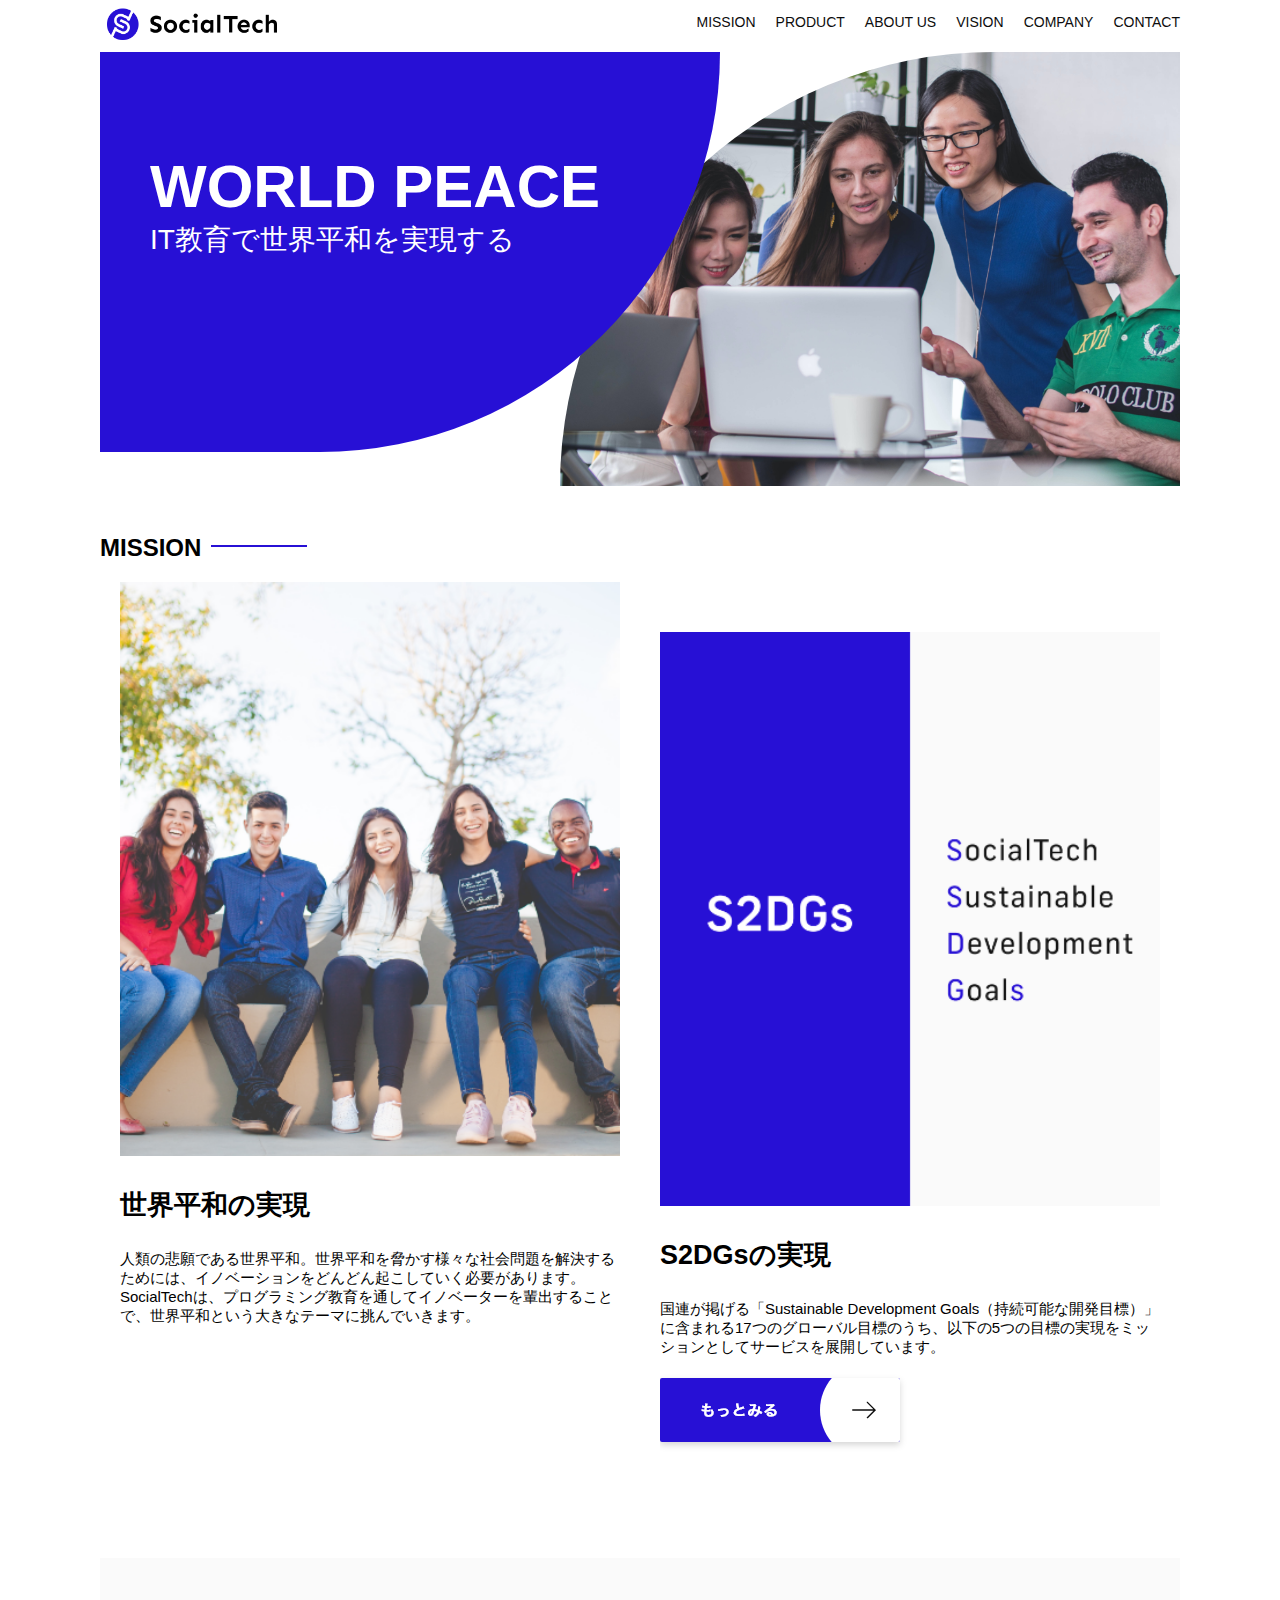
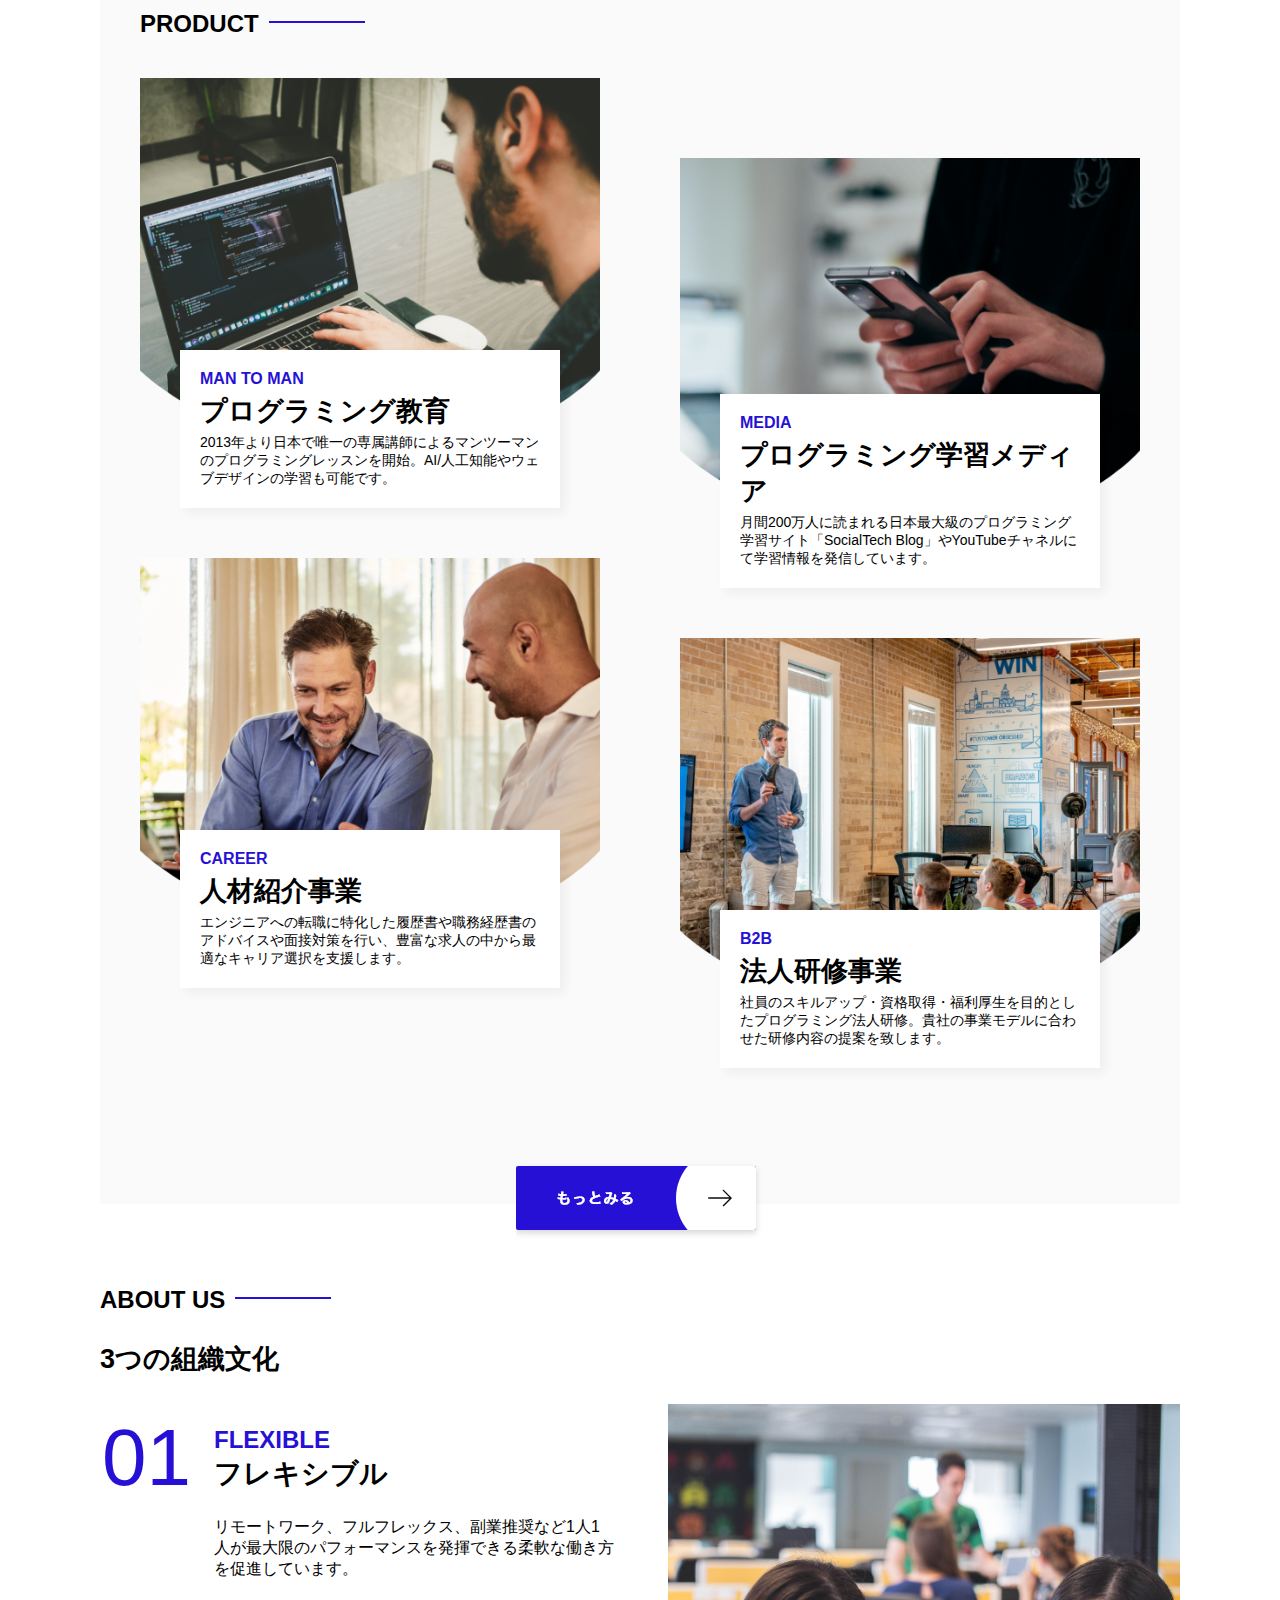
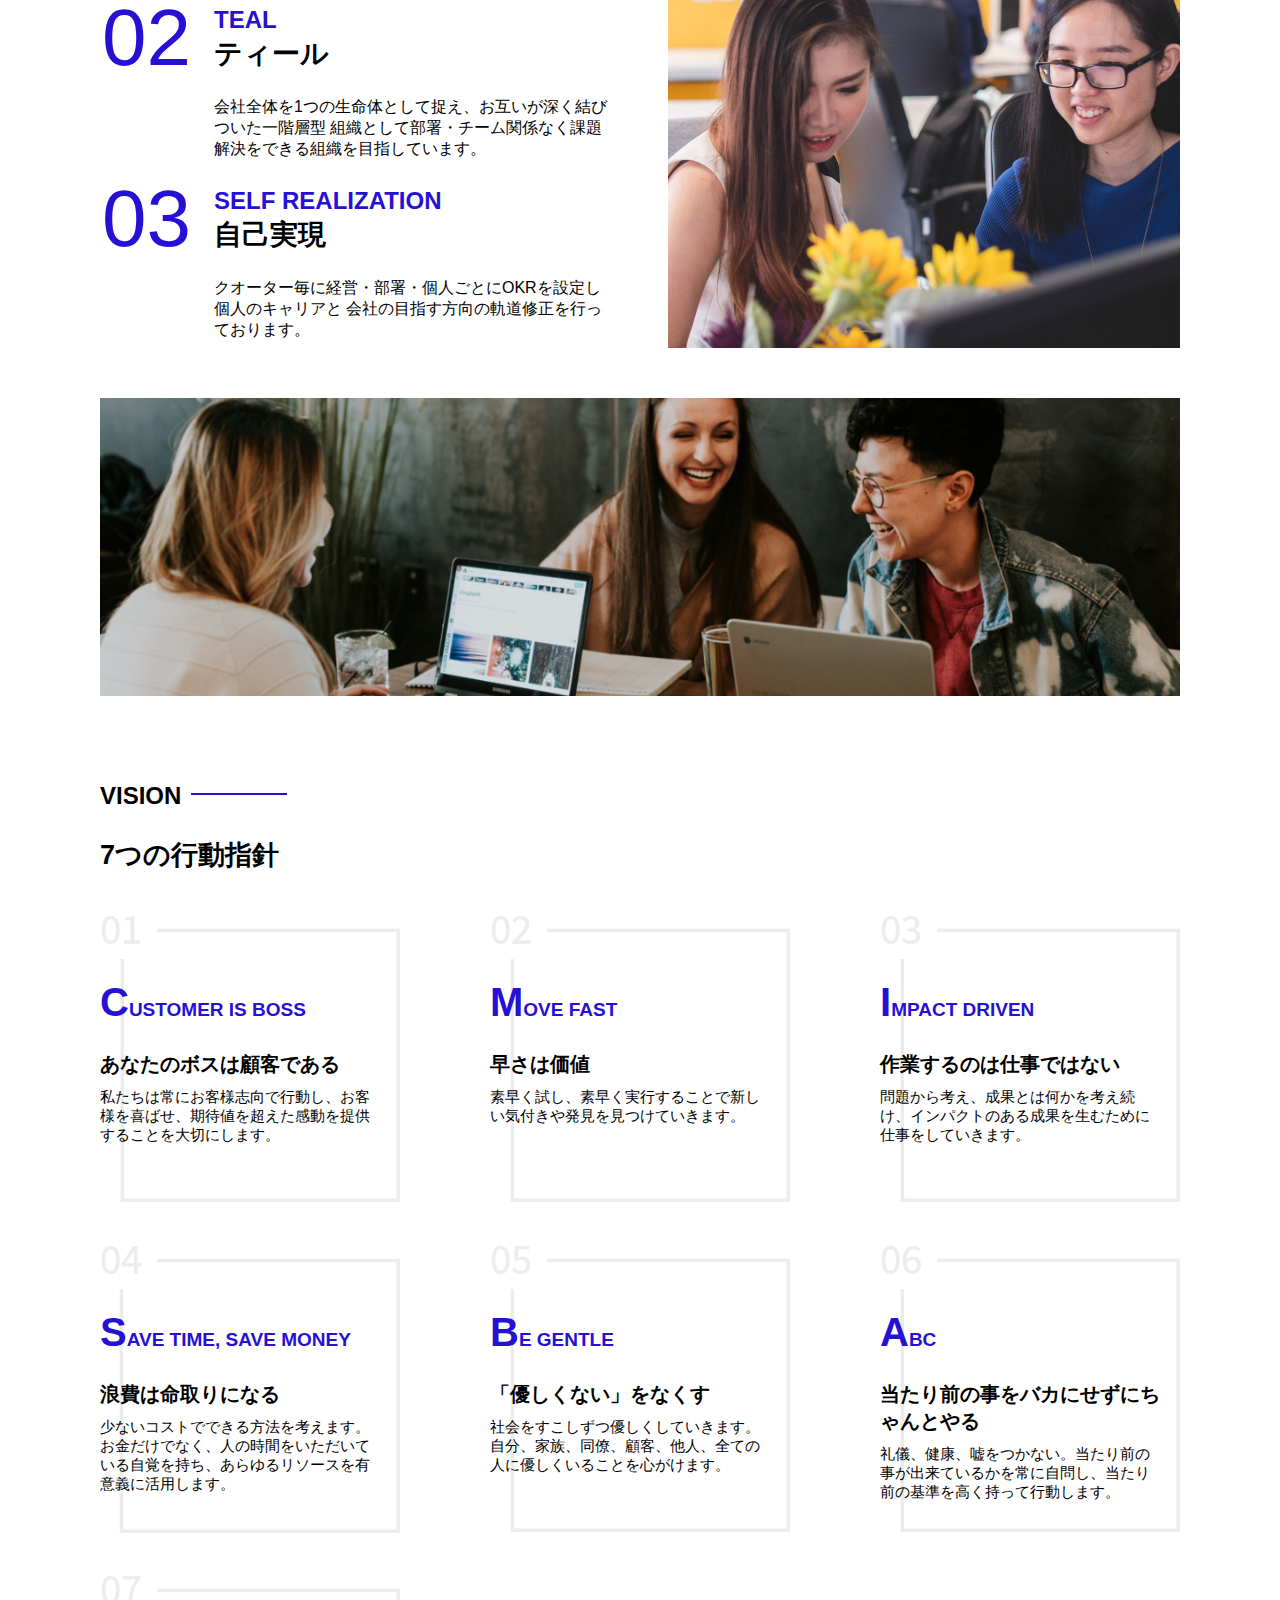
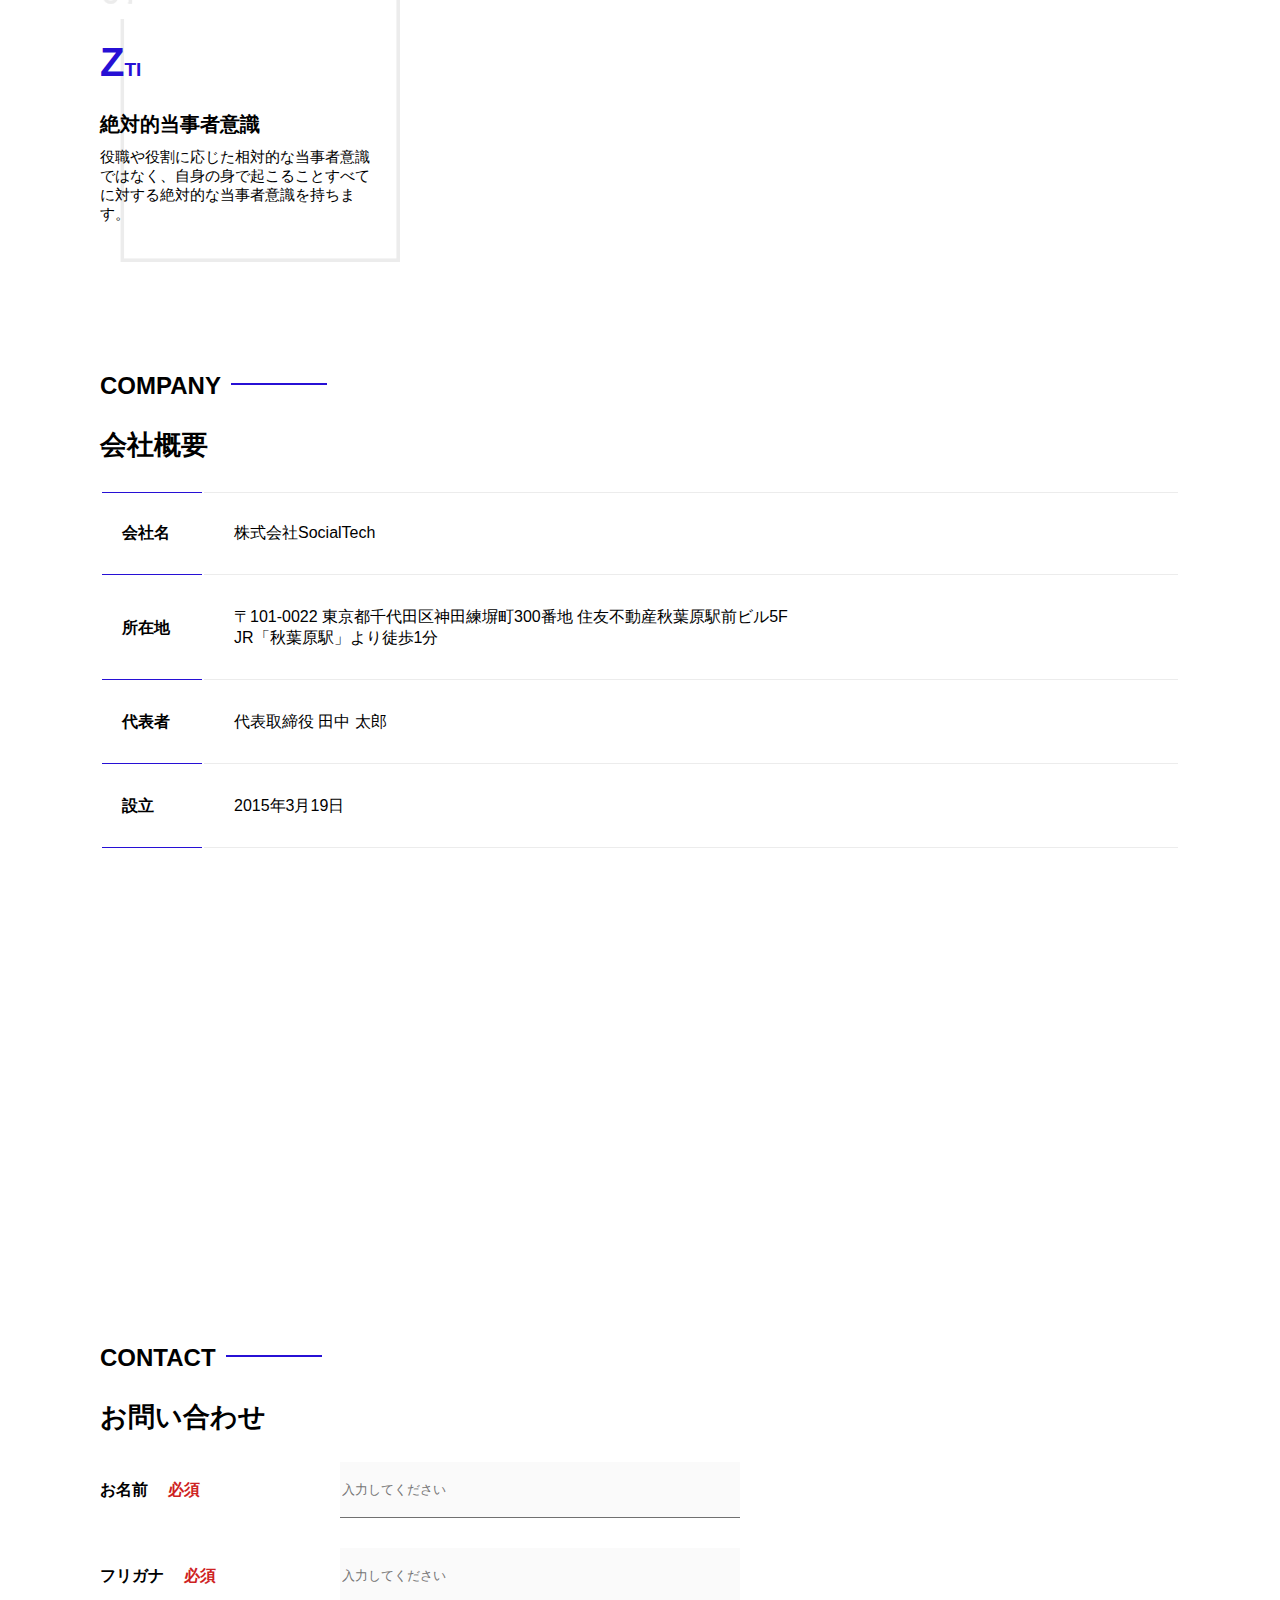
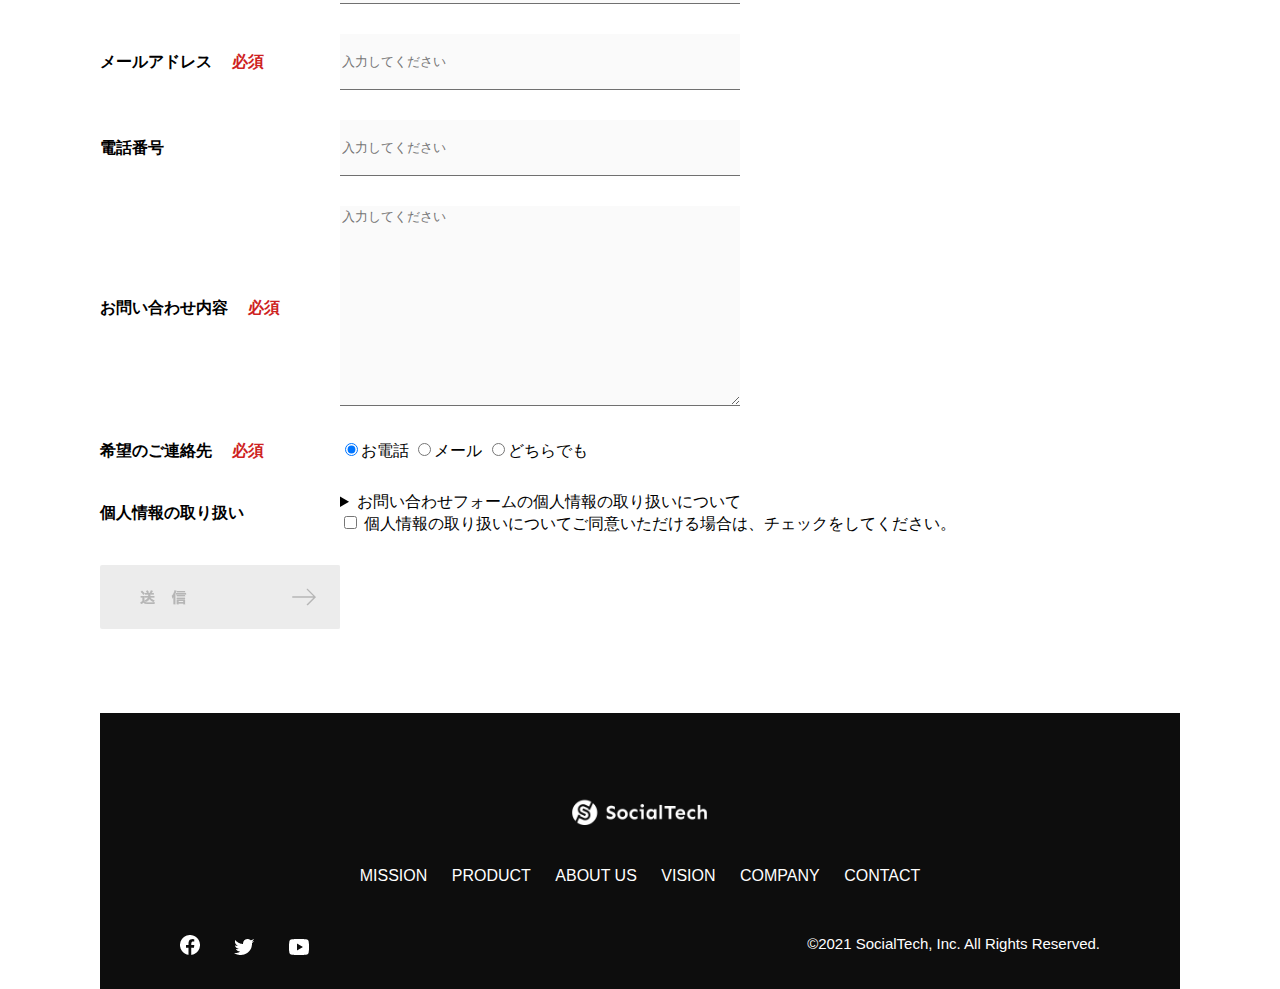
<file: index.html>
<!DOCTYPE html>
<html>
  <head>
   <title>SocialTech</title>
   <meta charset="UTF-8">
   <meta name="description" content="SocialTechはEdTech業界のリーディングカンパニーを目指します。">
   <meta name="viewport" content="width=device-width, initial-scale=1.0">
   <link rel="stylesheet" href="style.css">
   <style>
  img:not([alt]) {
    border: 10px solid red;
  }
</style>
  </head>

  <body>
   <header>
    <a href="index.html" id="logo">
      <img src="images/logo.png" alt="トップページに戻る"></a>

    <nav id="nav-pc">
      <ul>
        <li><a href="mission.html">MISSION</a></li>
        <li><a href="product.html">PRODUCT</a></li>
        <li><a href="index.html#aboutus">ABOUT US</a></li>
        <li><a href="index.html#vision">VISION</a></li>
        <li><a href="index.html#company">COMPANY</a></li>
        <li><a href="index.html#contact">CONTACT</a></li>
      </ul>
    </nav> 

    <!-- スマホ用 -->

    <button id="menu-sp" onclick="document.getElementById('nav-sp').style.display = 'block'">
      <img src="images/button-menu.png" alt="ナビゲーションを開く">
    </button>

    <div id="nav-sp">
     <button id="close" onclick="document.getElementById('nav-sp').style.display = 'none'">
    <img src="images/button-close.png" alt="ナビゲーションを閉じる"> 
    </button>

      <nav>
        <ul>
          <li>
            <a id="logo-sp" href="index.html" onclick="document.getElementById('nav-sp').style.display = 'none'"><img src="images/logo-sp.png" alt="トップページに戻る"></a>
            </li>
             <li><a class="menu" href="mission.html" onclick="document.getElementById('nav-sp').style.display = 'none'">MISSION</a></li>
             <li><a class="menu" href="product.html" onclick="document.getElementById('nav-sp').style.display = 'none'">PRODUCT</a></li>
             <li><a class="menu" href="index.html#aboutus" onclick="document.getElementById('nav-sp').style.display = 'none'">ABOUT US</a></li>
             <li><a class="menu" href="index.html#vision" onclick="document.getElementById('nav-sp').style.display = 'none'">VISION</a></li>
             <li><a class="menu" href="index.html#company" onclick="document.getElementById('nav-sp').style.display = 'none'">COMPANY</a></li>
             <li><a class="menu" href="index.html#contact" onclick="document.getElementById('nav-sp').style.display = 'none'">CONTACT</a></li>
           </ul>
         </nav>
         <div id="sns">
           <a href="https://www.facebook.com/sejuku2013">
             <img src="images/button-facebook.png" alt="Facebookのリンク">
           </a>
           <a href="https://twitter.com/samuraijuku">
             <img src="images/button-twitter.png" alt="Twitterのリンク">
           </a>
           <a href="https://www.youtube.com/channel/UCCFOQO5aDK0xXam4cUQXT8g">
             <img src="images/button-youtube.png" alt="YouTubeのリンク">
           </a>
         </div>
       </div>
   
    </header>
  

 <main>
  <article>
    <section id="main-visual">
      <div id="main-message">
        <h1>WORLD PEACE</h1>
        <p>IT教育で世界平和を実現する</p>
      </div>
      <img src="images/index/index-main.png" alt="PCの周りに集まる多国籍の仲間たち">
    </section>
  
    <section id="mission">
      <h2 class="index-h2">MISSION</h2>
      <div id="mission-flex">
       <div>
        <img id="mission-photo" src="images/index/index-mission.png" alt="屋外のベンチで写真を撮影する多国籍の仲間たち">
        <h3>世界平和の実現</h3>
        <p>人類の悲願である世界平和。世界平和を脅かす様々な社会問題を解決するためには、イノベーションをどんどん起こしていく必要があります。SocialTechは、プログラミング教育を通してイノベーターを輩出することで、世界平和という大きなテーマに挑んでいきます。</p> 
      </div>
       <div>
        <img id="s2dgs" src="images/index/s2dgs.png" alt="s2dgs">
        <h3>S2DGsの実現</h3>
        <p>国連が掲げる「Sustainable Development Goals（持続可能な開発目標）」に含まれる17つのグローバル目標のうち、以下の5つの目標の実現をミッションとしてサービスを展開しています。</p>
        <a href="mission.html">
          <img src="images/button-more.png" alt="もっとみる"></a>
       </div>
    </div>
    </section>

    <section id="product">
      <h2 class="index-h2">PRODUCT</h2>
      <div class="product-flex">
        <div id="product-left">
          <div>
            <img class="product-photo" src="images/index/index-mantoman.png" alt="PCでコードを書く男性">
            <div class="product-explain">
              <span>MAN TO MAN</span>
              <h3>プログラミング教育</h3>
              <p>2013年より日本で唯一の専属講師によるマンツーマンのプログラミングレッスンを開始。AI/人工知能やウェブデザインの学習も可能です。</p>
            </div>
          </div> 
          <div>
            <img class="product-photo" src="images/index/index-career.png" alt="笑顔で話し合う2人の男性">
            <div class="product-explain">
              <span>CAREER</span>
              <h3>人材紹介事業</h3>
              <p>エンジニアへの転職に特化した履歴書や職務経歴書のアドバイスや面接対策を行い、豊富な求人の中から最適なキャリア選択を支援します。</p>
           </div>
          </div>
        </div>
        <div id="product-right">
          <div>
            <img class="product-photo" src="images/index/index-media.png" alt="スマートフォンを操作する人">
            <div class="product-explain">
              <span>MEDIA</span>
              <h3>プログラミング学習メディア</h3>
              <p>月間200万人に読まれる日本最大級のプログラミング学習サイト「SocialTech Blog」やYouTubeチャネルにて学習情報を発信しています。</p>
            </div>
          </div>
          <div><img class="product-photo" src="images/index/index-b2b.png" alt="講演中の男性とそれを聴く人々">
            <div class="product-explain">
              <span>B2B</span>
              <h3>法人研修事業</h3>
              <p>社員のスキルアップ・資格取得・福利厚生を目的としたプログラミング法人研修。貴社の事業モデルに合わせた研修内容の提案を致します。</p>
            </div>
          </div>
        </div>
      </div>
      <div id="product-more">
        <a href="product.html">
          <img src="images/button-more.png" alt="もっとみる">
        </a>
      </div>
    </section>

    <section id="aboutus">
      <h2 class="index-h2">ABOUT US</h2>
      <h3>3つの組織文化</h3>
      <div>
        <table class="culture-table">
          <tr>
            <td class="culture-num">01</td>
            <th><span class="culture-en">FLEXIBLE</span><br>フレキシブル</th>
          </tr>
          <tr>
            <td>

            </td>
            <td class="culture-description">リモートワーク、フルフレックス、副業推奨など1人1人が最大限のパフォーマンスを発揮できる柔軟な働き方を促進しています。</td>
          </tr>
          <tr>
            <td class="culture-num">02</td>
            <th><span class="culture-en">TEAL</span><br>ティール</th>
          </tr>
          <tr>
            <td>

            </td>
            <td class="culture-description">会社全体を1つの生命体として捉え、お互いが深く結びついた一階層型 組織として部署・チーム関係なく課題解決をできる組織を目指しています。</td>
          </tr>


          <tr>
            <td class="culture-num">03</td>
            <th><span class="culture-en">SELF REALIZATION</span><br>自己実現</th>
          </tr>
          <tr>
            <td>

            </td>
            <td class="culture-description">クオーター毎に経営・部署・個人ごとにOKRを設定し個人のキャリアと 会社の目指す方向の軌道修正を行っております。</td>
          </tr>
        </table>
        <img class="culture-img" src="images/index/index-aboutus1.png" alt="笑顔で話し合う2人の女性">
      </div>
      <img class="culture-img2" src="images/index/index-aboutus2.png" alt="笑顔で話し合う3人の男女">
    </section>

    <section id="vision">
      <h2 class="index-h2">VISION</h2>
      <h3>7つの行動指針</h3>
      <div>
        <div class="vision-box">
          <img src="images/index/vision-01.png" alt="01">
          <div>
            <h4>CUSTOMER IS BOSS</h4>
            <h5>あなたのボスは顧客である</h5>
            <p>私たちは常にお客様志向で行動し、お客様を喜ばせ、期待値を超えた感動を提供することを大切にします。</p>
          </div>
        </div>
        <div class="vision-box">
          <img src="images/index/vision-02.png" alt="02">
          <div>
            <h4>MOVE FAST</h4>
            <h5>早さは価値</h5>
            <p>素早く試し、素早く実行することで新しい気付きや発見を見つけていきます。</p>
          </div>
        </div>
        <div class="vision-box">
          <img src="images/index/vision-03.png" alt="03">
          <div>
            <h4>IMPACT DRIVEN</h4>
            <h5>作業するのは仕事ではない</h5>
            <p>問題から考え、成果とは何かを考え続け、インパクトのある成果を生むために仕事をしていきます。</p>
          </div>
        </div>
        <div class="vision-box">
          <img src="images/index/vision-04.png" alt="04">
          <div>
            <h4>SAVE TIME, SAVE MONEY</h4>
            <h5>浪費は命取りになる</h5>
            <p>少ないコストでできる方法を考えます。お金だけでなく、人の時間をいただいている自覚を持ち、あらゆるリソースを有意義に活用します。</p>
          </div>
        </div>
        <div class="vision-box">
          <img src="images/index/vision-05.png" alt="05">
          <div>
            <h4>BE GENTLE</h4>
            <h5>「優しくない」をなくす</h5>
            <p>社会をすこしずつ優しくしていきます。自分、家族、同僚、顧客、他人、全ての人に優しくいることを心がけます。</p>
          </div>
        </div>
        <div class="vision-box">
          <img src="images/index/vision-06.png" alt="06">
          <div>
            <h4>ABC</h4>
            <h5>当たり前の事をバカにせずにちゃんとやる</h5>
            <p>礼儀、健康、嘘をつかない。当たり前の事が出来ているかを常に自問し、当たり前の基準を高く持って行動します。</p>
          </div>
        </div>
        <div class="vision-box">
          <img src="images/index/vision-07.png" alt="07">
          <div>
            <h4>ZTI</h4>
            <h5>絶対的当事者意識</h5>
            <p>役職や役割に応じた相対的な当事者意識ではなく、自身の身で起こることすべてに対する絶対的な当事者意識を持ちます。</p>
          </div>
        </div>
      </div>
    </section>

    <section id="company">
      <h2 class="index-h2">COMPANY</h2>
      <h3>会社概要</h3>
      <table id="company-table">
        <tr>
          <th class="tableheader tableheader-first">会社名</th>
          <td class="cell cell-first">株式会社SocialTech</td>
        </tr>
        <tr>
          <th class="tableheader">所在地</th>
          <td class="cell">〒101-0022 東京都千代田区神田練塀町300番地 住友不動産秋葉原駅前ビル5F<br>JR「秋葉原駅」より徒歩1分</td>
        </tr>
        <tr>
          <th class="tableheader">代表者</th>
          <td class="cell">代表取締役 田中 太郎</td>
        </tr>
        <tr>
          <th class="tableheader">設立</th>
          <td class="cell">2015年3月19日</td>
        </tr>
      </table>

      <iframe 
      src="https://www.google.com/maps/embed?pb=!1m18!1m12!1m3!1d3240.068678112339!2d139.77207767525135!3d35.69992752894758!2m3!1f0!2f0!3f0!3m2!1i1024!2i768!4f13.1!3m3!1m2!1s0x60188fee13660e23%3A0x77137876edf742ac!2z5L2P5Y-L5LiN5YuV55Sj56eL6JGJ5Y6f6aeF5YmN44OT44Or!5e0!3m2!1sja!2sjp!4v1747117976054!5m2!1sja!2sjp" width="600" height="450" style="border:0;" allowfullscreen="" loading="lazy" referrerpolicy="no-referrer-when-downgrade">
    </iframe>
    </section>

    <section id="contact">
      <h2 class="index-h2">CONTACT</h2>
      <h3>お問い合わせ</h3>
      <form>
        <div>
          <div class="contact-heading">
            <label class="contact-label">お名前<span class="contact-span">必須</span></label>
          </div>
          <div>
            <input type="text" name="name" placeholder="入力してください" class="contact-textbox">
          </div>
        </div>
        <div>
          <div class="contact-heading">
            <label class="contact-label">フリガナ<span class="contact-span">必須</span></label>
          </div>
          <div>
            <input type="text" name="hurigana" placeholder="入力してください" class="contact-textbox">
          </div>
        </div>
        <div>
          <div class="contact-heading">
            <label class="contact-label">メールアドレス<span class="contact-span">必須</span></label>
          </div>
          <div>
            <input type="text" name="email" placeholder="入力してください" class="contact-textbox">
          </div>
        </div>
        <div>
          <div class="contact-heading">
            <label class="contact-label">電話番号</label>
          </div>
          <div>
            <input type="text" name="tel" placeholder="入力してください" class="contact-textbox">
          </div>
        </div>
        <div>
          <div class="contact-heading">
            <label class="contact-label">お問い合わせ内容<span class="contact-span">必須</span></label>
          </div>
          <div>
          <textarea class="contact-textarea" placeholder="入力してください" name="message"></textarea>
         </div>
        </div>
        <div>
          <div class="contact-heading">
            <label class="contact-label">希望のご連絡先<span class="contact-span">必須</span></label>
        </div>
          <div>
            <input class="radiobutton" type="radio" value="tel" name="contact" checked><label>お電話</label>
            <input class="radiobutton" type="radio" value="mail" name="contact"><label>メール</label>
            <input class="radiobutton" type="radio" value="both" name="contact"><label>どちらでも</label>
          </div>
        </div>
        <div>
          <div class="contact-heading">
            <label class="contact-label">個人情報の取り扱い</label>
          </div>
          <div>
            <details>
               <summary>お問い合わせフォームの個人情報の取り扱いについて</summary>
                   <div>
                     <dl>
                       <dt>１．組織の名称又は氏名</dt>
                       <dd>株式会社SocialTech</dd>
                       <dt>２．個人情報保護管理者（若しくはその代理人）の氏名又は職名、所属及び連絡先</dt>
                       <dd>
                         <p>鈴木 一郎 コーポレート部</p>
                         <p>メールアドレス：samurai@example.com</p>
                         <p>TEL：03-1234-5678</p>
                       </dd>
                       <dt>３．個人情報の利用目的</dt>
                       <dd>
                         <ul>
                           <li>本サービス及び本サービスに関連する情報の提供又はそれらに関する連絡のため</li>
                           <li>ユーザーの本人確認のため</li>
                           <li>当社サービスのご案内のため</li>
                           <li>当社の商品等の広告または宣伝（電子メールによるものを含むものとします。）</li>
                         </ul>
                       </dd>
                       <dt>４．個人情報の取り扱い業務の委託</dt>
                       <dd>個人情報の取扱業務の全部または一部を外部に業務委託する場合があります。その際、弊社は、個人情報を適切に保護できる管理体制を敷き実行していることを条件として委託先を厳選したうえで、機密保持契約を委託先と締結し、お客様の個人情報を厳密に管理させます。</dd>
                       <dt>５．個人情報の開示等の請求</dt>
                       <dd>
                         お客様は、弊社に対してご自身の個人情報の開示等（利用目的の通知、開示、内容の訂正・追加・削除、利用の停止または消去、第三者への提供の停止）に関して、当社問合わせ窓口に申し出ることができます。<br>
                         その際、弊社はお客様ご本人を確認させていただいたうえで、合理的な期間内に対応いたします。<br>
                         なお、個人情報に関する弊社問合わせ先は、次の通りです。
                       </dd>
                       <dd>
                         <p>株式会社SocialTech　個人情報問合せ窓口</p>
                         <p>〒150-0043　東京都千代田区神田練塀町300番地 住友不動産秋葉原駅前ビル5F</p>
                         <p>メールアドレス：samurai@example.com　TEL：03-1234-5678</p>
                       </dd>
 
                       <dt>６．個人情報を提供されることの任意性について</dt>
                       <dd>お客様がご自身の個人情報を弊社に提供されるか否かは、お客様のご判断によりますが、もしご提供されない場合には、適切なサービスが提供できない場合がありますので予めご了承ください。</dd>
                     </dl>
                   </div>
            </details>
            <input type="checkbox" name="agree">
            <span>個人情報の取り扱いについてご同意いただける場合は、チェックをしてください。</span>
          </div>
        </div>
        <input type="image" src="images/button-submit.png" alt="送信する">
      </form>
    </section>

  </article>
 </main>

 <footer>
  <div id="footer-logo">
    <img src="images/logo-sp.png" alt="SocialTech">
  </div>
  <div id="footer-link">
    <a href="mission.html">MISSION</a>
    <a href="product.html">PRODUCT</a>
    <a href="index.html#aboutus">ABOUT US</a>
    <a href="index.html#vision">VISION</a>
    <a href="index.html#company">COMPANY</a>
    <a href="index.html#contact">CONTACT</a>
  </div>
  <div id="sns-footer">
    <div class="sns-btns">
      <a href="https://www.facebook.com/sejuku2013"><img src="images/button-facebook.png" alt="facebookのリンク"></a>
      <a href="https://twitter.com/samuraijuku"><img src="images/button-twitter.png" alt="twitterのリンク"></a>
      <a href="https://www.youtube.com/channel/UCCFOQO5aDK0xXam4cUQXT8g"><img src="images/button-youtube.png" alt="youtubeへのリンク"></a>
    </div>
    <p id="copyright">&copy;2021 SocialTech, Inc. All Rights Reserved.</p>
  </div>
 </footer>



</body>

</html>
</file>
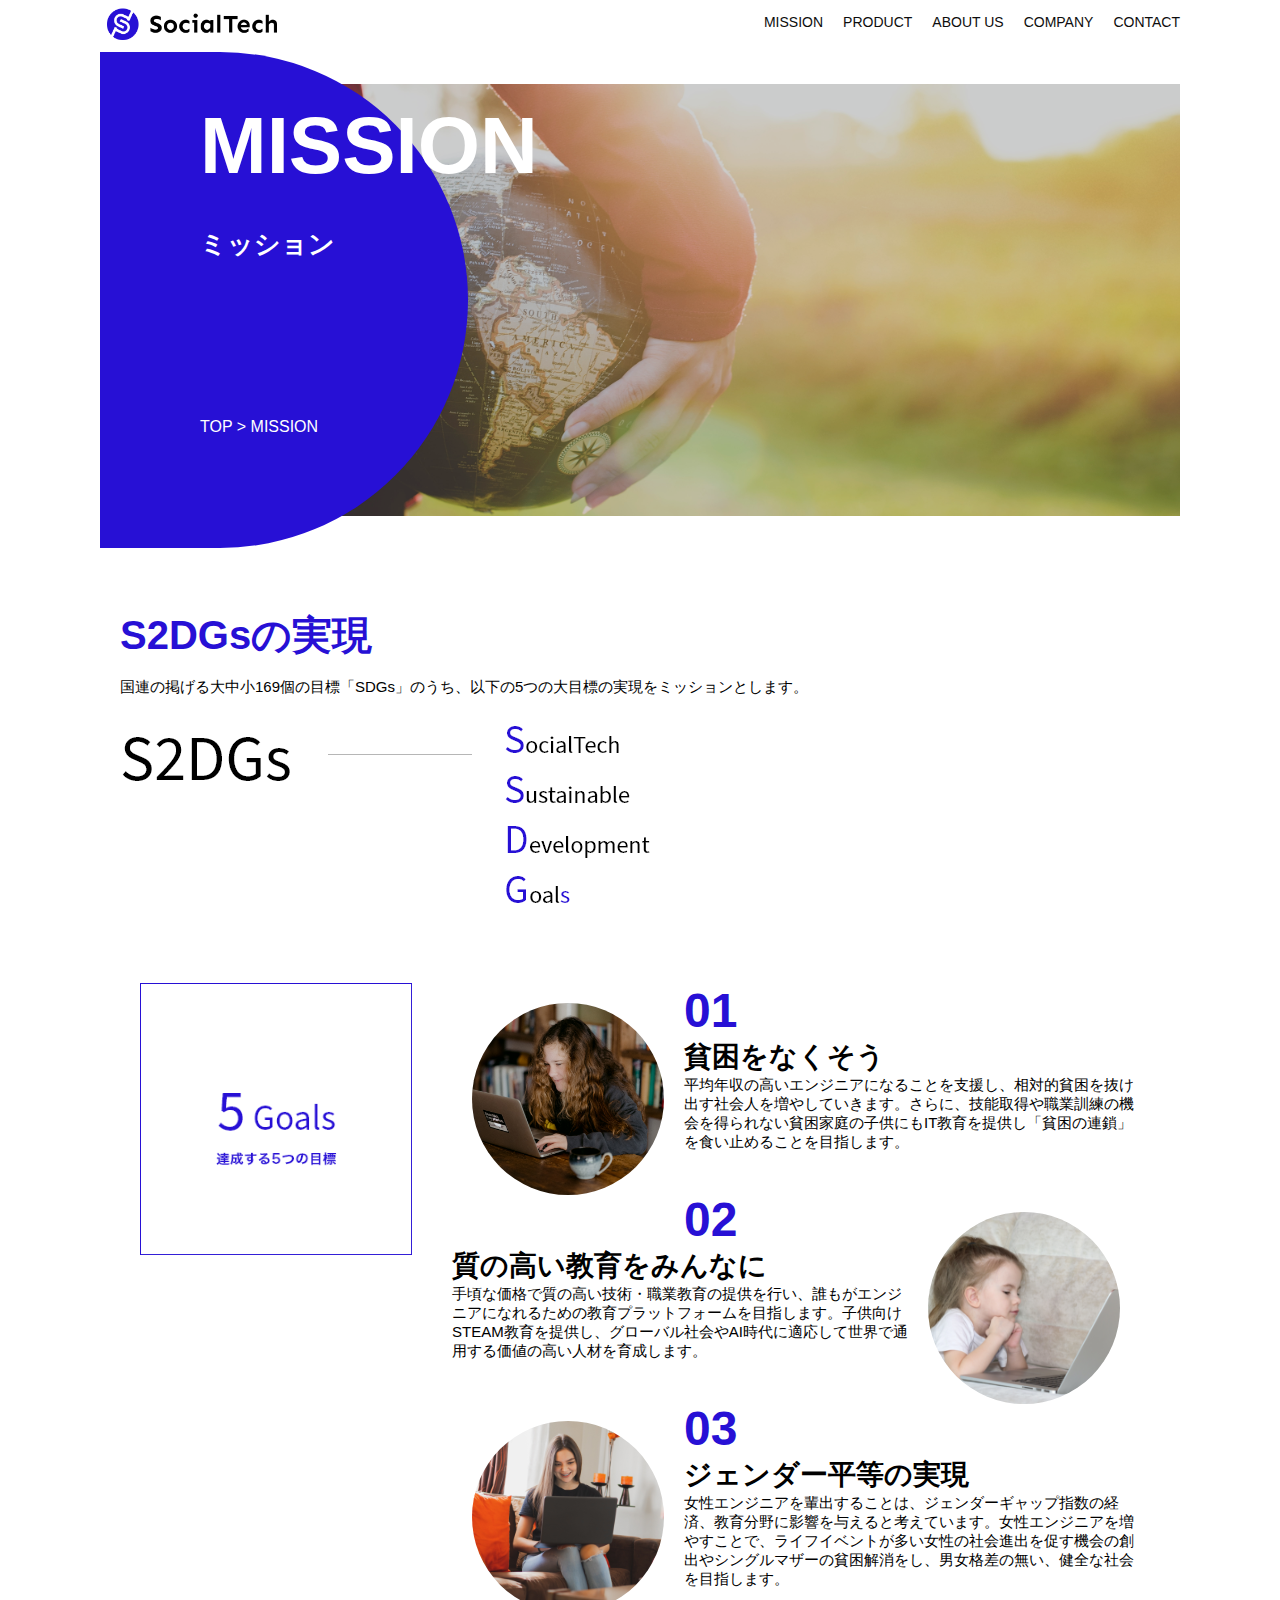
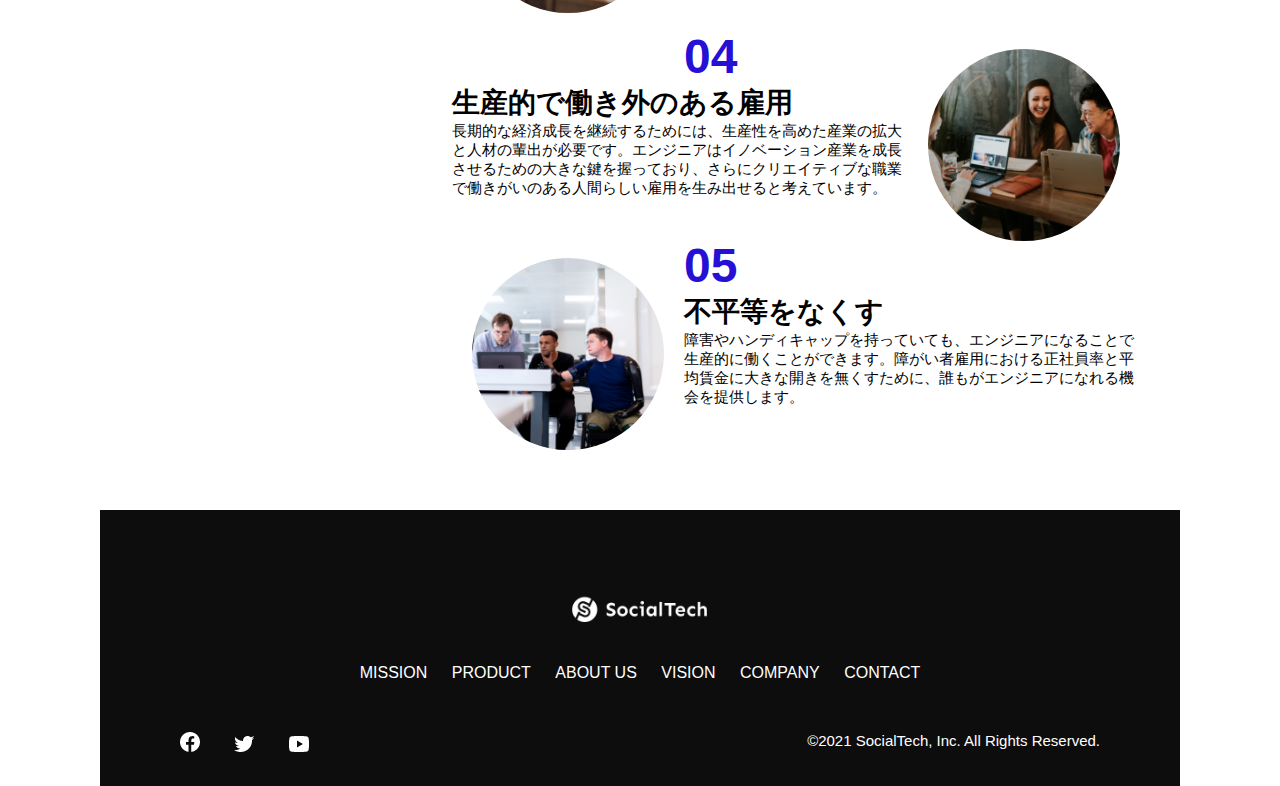
<file: mission.html>
<!DOCTYPE html>
<html>
<head>
  <title>SocialTech - MISSION ミッション-</title>
  <meta charset="UTF-8">
  <meta name="description" content="SocialTechが目指す5つの目標（S2DGs）を紹介します">
  <meta name="viewport" content="width=device-width,initial-scale=1.0">
  <link rel="stylesheet" href="style.css">
  <style>
  img:not([alt]) {
    border: 10px solid red;
  }
</style>
</head>

<body>
  <header>

    <a href="index.html" id="logo">
      <img src="images/logo.png" alt="トップページに戻る">
    </a>

    <nav id="nav-pc">
      <ul>
        <li><a href="mission.html">MISSION</a></li>
        <li><a href="product.html">PRODUCT</a></li>
        <li><a href="index.html#aboutus">ABOUT US</a></li>
        <li><a href="index.html#company">COMPANY</a></li>
        <li><a href="index.html#contact">CONTACT</a></li>
      </ul>
    </nav>

    <button id="menu-sp" onclick="document.getElementById('nav-sp').style.display = 'block'">
      <img src="images/button-menu.png" alt="ナビゲーションを開く">
    </button>

       <div id="nav-sp">
        <button id="close" onclick="document.getElementById('nav-sp').style.display = 'none'">
          <img src="images/button-close.png" alt="ナビゲーションを閉じる">
        </button>

        <nav>
          <ul>
            <li>
              <a id="logo-sp" href="index.html" onclick="document.getElementById('nav-sp').style.display = 'none'"><img src="images/logo-sp.png" alt="トップページに戻る"></a>
            </li>
            <li><a class="menu" href="mission.html" onclick="document.getElementById('nav-sp').style.display = 'none'">MISSION</a></li>
            <li><a class="menu" href="product.html" onclick="document.getElementById('nav-sp').style.display = 'none'">PRODUCT</a></li>
            <li><a class="menu" href="index.html#aboutus" onclick="document.getElementById('nav-sp').style.display = 'none'">ABOUT US</a></li>
            <li><a class="menu" href="index.html#vision" onclick="document.getElementById('nav-sp').style.display = 'none'">VISION</a></li>
            <li><a class="menu" href="index.html#company" onclick="document.getElementById('nav-sp').style.display = 'none'">COMPANY</a></li>
            <li><a class="menu" href="index.html#contact" onclick="document.getElementById('nav-sp').style.display = 'none'">CONTACT</a></li>
          </ul>
        </nav>
        <div id="sns">
          <a href="https://www.facebook.com/sejuku2013">
            <img src="images/button-facebook.png" alt="Facebookのリンク">
          </a>
          <a href="https://twitter.com/samuraijuku">
            <img src="images/button-twitter.png" alt="Twitterのリンク">
          </a>
          <a href="https://www.youtube.com/channel/UCCFOQO5aDK0xXam4cUQXT8g">
            <img src="images/button-youtube.png" alt="YouTubeのリンク">
          </a>
        </div>
      </div>
  </header> 

  <main>
    <article>
      <section id="mission-main">
        <div class="mission-main-inner">
          <div id="mission-title">
            <h1>MISSION<br><span>ミッション</span></h1>
            <p>TOP > MISSION</p>
          </div>
        </div>
      </section>

      <section id="mission-s2dgs">
        <h2 class="mission-h2">S2DGsの実現</h2>
        <p>国連の掲げる大中小169個の目標「SDGs」のうち、以下の5つの大目標の実現をミッションとします。</p>
        <img src="images/mission/mission-s2dgs.png" alt="S2DGs">
      </section>

      <section id="mission-five-goals">
        <div class="five-goals-image">
          <img src="images/mission/mission-5goals.png" alt="5Goals">
        </div>

        <div class="five-goals-read">
          <div>
            <img class="fivegoals-image-left" src="images/mission/mission-5goals01.png" alt="PCを操作する女の子">
            <span class="fivegoals-number">01</span>
            <h3 class="fivegoals-h3">貧困をなくそう</h3>
            <p class="fivegoals-p">平均年収の高いエンジニアになることを支援し、相対的貧困を抜け出す社会人を増やしていきます。さらに、技能取得や職業訓練の機会を得られない貧困家庭の子供にもIT教育を提供し「貧困の連鎖」を食い止めることを目指します。</p>
          </div>

        <div>
            <img class="fivegoals-image-right" src="images/mission/mission-5goals02.png" alt="PCを見つめる小さい女の子">
            <span class="fivegoals-number">02</span>
            <h3 class="fivegoals-h3">質の高い教育をみんなに</h3>
            <p class="fivegoals-p">手頃な価格で質の高い技術・職業教育の提供を行い、誰もがエンジニアになれるための教育プラットフォームを目指します。子供向けSTEAM教育を提供し、グローバル社会やAI時代に適応して世界で通用する価値の高い人材を育成します。</p>
        </div>

        <div>
            <img class="fivegoals-image-left" src="images/mission/mission-5goals03.png" alt="PCを操作する女性">
            <span class="fivegoals-number">03</span>
            <h3 class="fivegoals-h3">ジェンダー平等の実現</h3>
            <p class="fivegoals-p">女性エンジニアを輩出することは、ジェンダーギャップ指数の経済、教育分野に影響を与えると考えています。女性エンジニアを増やすことで、ライフイベントが多い女性の社会進出を促す機会の創出やシングルマザーの貧困解消をし、男女格差の無い、健全な社会を目指します。</p>
          </div>

        <div>
            <img class="fivegoals-image-right" src="images/mission/mission-5goals04.png" alt="笑顔で話し合う3人の男女">
            <span class="fivegoals-number">04</span>
            <h3 class="fivegoals-h3">生産的で働き外のある雇用</h3>
            <p class="fivegoals-p">長期的な経済成長を継続するためには、生産性を高めた産業の拡大と人材の輩出が必要です。エンジニアはイノベーション産業を成長させるための大きな鍵を握っており、さらにクリエイティブな職業で働きがいのある人間らしい雇用を生み出せると考えています。</p>
          </div>

        <div>
            <img class="fivegoals-image-left" src="images/mission/mission-5goals05.png" alt="障害を持つ男性が生き生きと働く様子">
            <span class="fivegoals-number">05</span>
            <h3 class="fivegoals-h3">不平等をなくす</h3>
            <p class="fivegoals-p">障害やハンディキャップを持っていても、エンジニアになることで生産的に働くことができます。障がい者雇用における正社員率と平均賃金に大きな開きを無くすために、誰もがエンジニアになれる機会を提供します。</p>
          </div>
        </div>
      </section>

    </article>
  </main>

  <footer>
    <div id="footer-logo">
      <img src="images/logo-sp.png" alt="SocialTech">
    </div>
    <div id="footer-link">
      <a href="mission.html">MISSION</a>
      <a href="product.html">PRODUCT</a>
      <a href="index.html#aboutus">ABOUT US</a>
      <a href="index.html#vision">VISION</a>
      <a href="index.html#company">COMPANY</a>
      <a href="index.html#contact">CONTACT</a>
    </div>
    <div id="sns-footer">
        <div class="sns-btns">
          <a href="https://www.facebook.com/sejuku2013"><img src="images/button-facebook.png" alt="Facebookのリンク"></a>
          <a href="https://twitter.com/samuraijuku"><img src="images/button-twitter.png" alt="Twitterのリンク"></a>
          <a href="https://www.youtube.com/channel/UCCFOQO5aDK0xXam4cUQXT8g"><img src="images/button-youtube.png" alt="YouTubeのリンク"></a>
        </div>
        <p id="copyright">&copy;2021 SocialTech, Inc. All Rights Reserved.</p>
      </div>
  </footer>

</body>
</html>
</file>
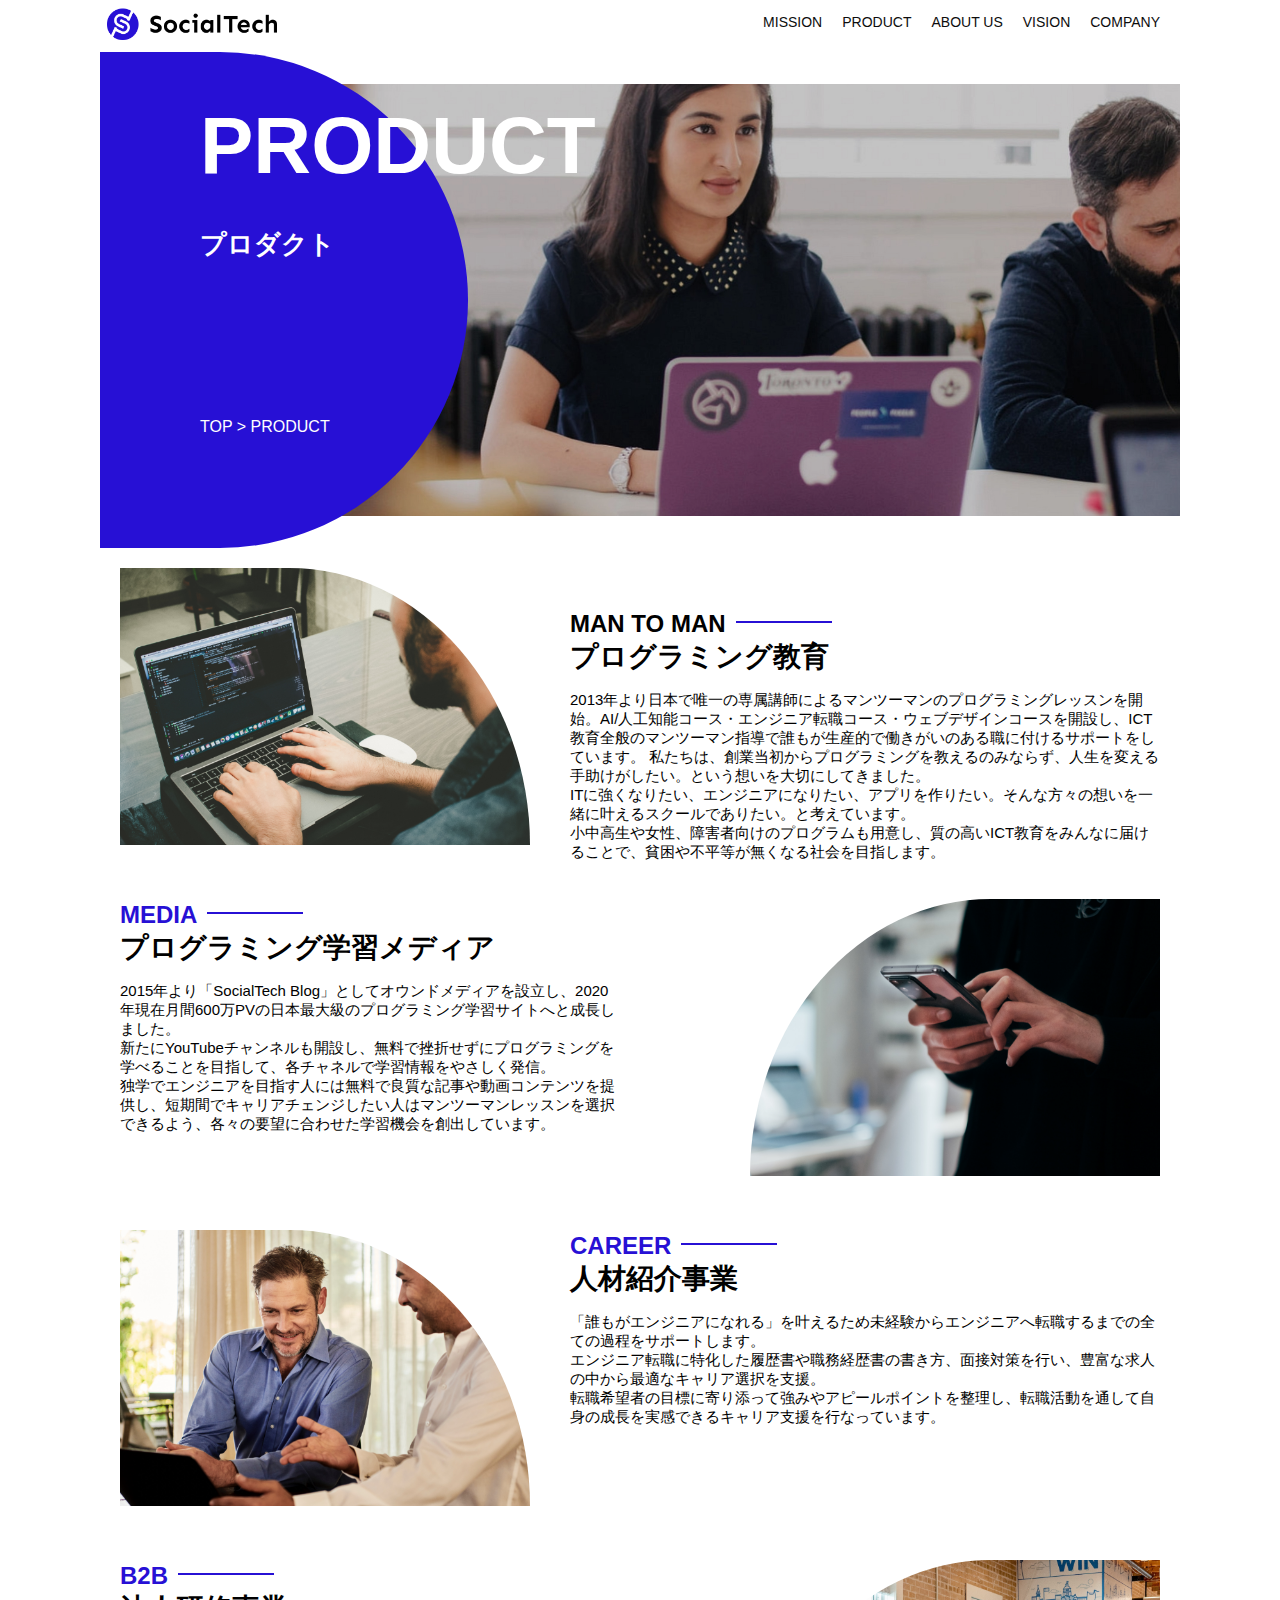
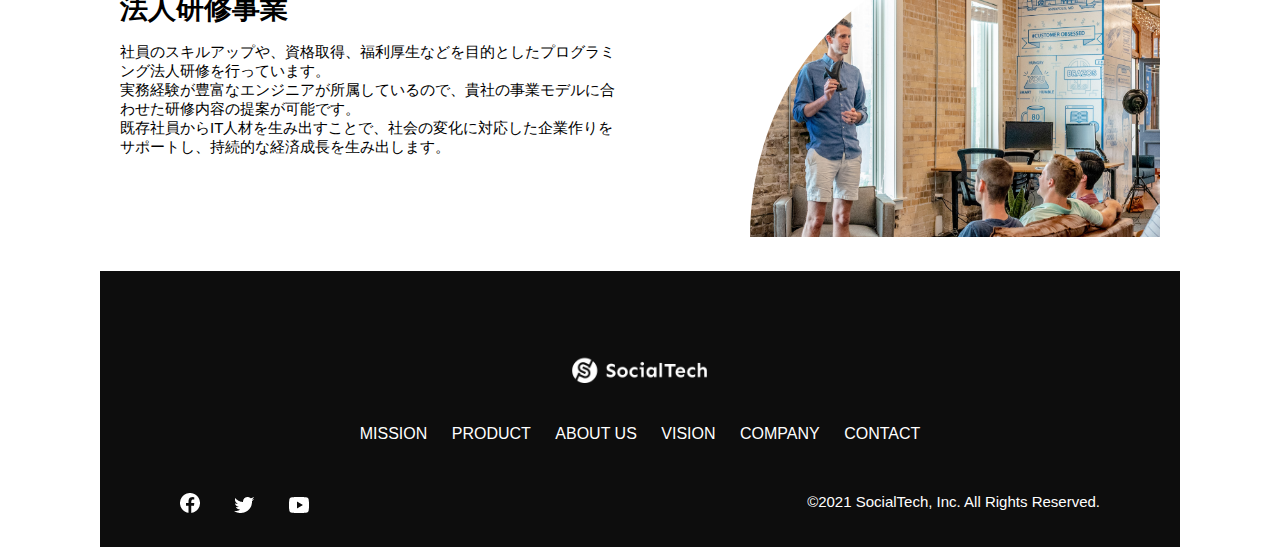
<file: product.html>
<!DOCTYPE html>
<html>
  <head>
    <title>SocialTech -PRODUCT プロダクト-</title>
    <meta charset="UTF-8">
    <meta name="description" content="SocialTechの4つのプロダクトを紹介します">
    <meta name="viewport" content="width=device-width, initial-scale=1.0">
    <link rel="stylesheet" href="style.css">
    <style>
  img:not([alt]) {
    border: 10px solid red;
  }
</style>
  </head>

  <header>
    <a href="index.html" id="logo">
      <img src="images/logo.png" alt="トップページに戻る">
    </a>

    <nav id="nav-pc">
      <ul>
        <li><a href="mission.html">MISSION</a></li>
        <li><a href="product.html">PRODUCT</a></li>
        <li><a href="index.html#aboutus">ABOUT US</a></li>
        <li><a href="index.html#vision">VISION</a></li>
        <li><a href="index.html#company">COMPANY</a></li>
        <li><a href="index.html#contact"></a></li>
      </ul>
    </nav>

    <button id="menu-sp" onclick="document.getElementById('nav-sp').style.display = 'block'">
        <img src="images/button-menu.png" alt="ナビゲーションを開く">
    </button>

     <div id="nav-sp">
        <button id="close" onclick="document.getElementById('nav-sp').style.display = 'none'">
          <img src="images/button-close.png" alt="ナビゲーションを閉じる">
        </button>

        <nav>
          <ul>
            <li>
              <a id="logo-sp" href="index.html" onclick="document.getElementById('nav-sp').style.display = 'none'"><img src="images/logo-sp.png" alt="トップページに戻る"></a>
            </li>
            <li><a class="menu" href="mission.html" onclick="document.getElementById('nav-sp').style.display = 'none'">MISSION</a></li>
            <li><a class="menu" href="product.html" onclick="document.getElementById('nav-sp').style.display = 'none'">PRODUCT</a></li>
            <li><a class="menu" href="index.html#aboutus" onclick="document.getElementById('nav-sp').style.display = 'none'">ABOUT US</a></li>
            <li><a class="menu" href="index.html#vision" onclick="document.getElementById('nav-sp').style.display = 'none'">VISION</a></li>
            <li><a class="menu" href="index.html#company" onclick="document.getElementById('nav-sp').style.display = 'none'">COMPANY</a></li>
            <li><a class="menu" href="index.html#contact" onclick="document.getElementById('nav-sp').style.display = 'none'">CONTACT</a></li>
          </ul>
        </nav>
        <div id="sns">
          <a href="https://www.facebook.com/sejuku2013">
            <img src="images/button-facebook.png" alt="Facebookのリンク">
          </a>
          <a href="https://twitter.com/samuraijuku">
            <img src="images/button-twitter.png" alt="Twitterのリンク">
          </a>
          <a href="https://www.youtube.com/channel/UCCFOQO5aDK0xXam4cUQXT8g">
            <img src="images/button-youtube.png" alt="YouTubeのリンク">
          </a>
        </div>
      </div>
    </header>

    <main>
      <article>
        <section id="product-main">
          <div class="product-main-inner">
            <div id="product-title">
              <h1>PRODUCT<br><span>プロダクト</span></h1>
              <p>TOP > PRODUCT</p>
            </div>
          </div>
        </section>

        <section class="product-section product-section-left">
          <div class="product-section-img">
            <img src="images/product/product-mantoman.png" alt="PCでコードを書く男性">
          </div>
          <div class="product-read">
            <h2 class="prodict-h2">MAN TO MAN</h2>
            <h3 class="product-h3">プログラミング教育</h3>
            <p>2013年より日本で唯一の専属講師によるマンツーマンのプログラミングレッスンを開始。AI/人工知能コース・エンジニア転職コース・ウェブデザインコースを開設し、ICT教育全般のマンツーマン指導で誰もが生産的で働きがいのある職に付けるサポートをしています。 私たちは、創業当初からプログラミングを教えるのみならず、人生を変える手助けがしたい。という想いを大切にしてきました。<br>ITに強くなりたい、エンジニアになりたい、アプリを作りたい。そんな方々の想いを一緒に叶えるスクールでありたい。と考えています。<br>小中高生や女性、障害者向けのプログラムも用意し、質の高いICT教育をみんなに届けることで、貧困や不平等が無くなる社会を目指します。</p>
          </div>
        </section>

        <section class="product-section product-section-right">
           <div class="product-read">
             <h2 class="product-h2">MEDIA</h2>
             <h3 class="product-h3">プログラミング学習メディア</h3>
             <p>2015年より「SocialTech Blog」としてオウンドメディアを設立し、2020年現在月間600万PVの日本最大級のプログラミング学習サイトへと成長しました。<br>新たにYouTubeチャンネルも開設し、無料で挫折せずにプログラミングを学べることを目指して、各チャネルで学習情報をやさしく発信。<br>独学でエンジニアを目指す人には無料で良質な記事や動画コンテンツを提供し、短期間でキャリアチェンジしたい人はマンツーマンレッスンを選択できるよう、各々の要望に合わせた学習機会を創出しています。</p>
           </div>
           <div class="product-section-img">
             <img src="images/product/product-media.png" alt="スマートフォンを操作する人">
           </div>
         </section>

         <section class="product-section product-section-left">
           <div class="product-section-img">
             <img src="images/product/product-career.png" alt="笑顔で話し合う2人の男性">
           </div>
           <div class="product-read">
             <h2 class="product-h2">CAREER</h2>
             <h3 class="product-h3">人材紹介事業</h3>
             <p>「誰もがエンジニアになれる」を叶えるため未経験からエンジニアへ転職するまでの全ての過程をサポートします。<br>エンジニア転職に特化した履歴書や職務経歴書の書き方、面接対策を行い、豊富な求人の中から最適なキャリア選択を支援。<br>転職希望者の目標に寄り添って強みやアピールポイントを整理し、転職活動を通して自身の成長を実感できるキャリア支援を行なっています。<br></p>
           </div>
         </section>

         <section class="product-section product-section-right">
           <div class="product-read">
             <h2 class="product-h2">B2B</h2>
             <h3 class="product-h3">法人研修事業</h3>
             <p>社員のスキルアップや、資格取得、福利厚生などを目的としたプログラミング法人研修を行っています。<br>実務経験が豊富なエンジニアが所属しているので、貴社の事業モデルに合わせた研修内容の提案が可能です。<br>既存社員からIT人材を生み出すことで、社会の変化に対応した企業作りをサポートし、持続的な経済成長を生み出します。</p>
           </div>
           <div class="product-section-img">
             <img src="images/product/product-b2b.png" alt="講演中の男性とそれを聴く人々">
           </div>
         </section>
         
      </article>
    </main>

     <footer>
      <div id="footer-logo">
        <img src="images/logo-sp.png" alt="SocialTech">
      </div>
      <div id="footer-link">
        <a href="mission.html">MISSION</a>
        <a href="product.html">PRODUCT</a>
        <a href="index.html#aboutus">ABOUT US</a>
        <a href="index.html#vision">VISION</a>
        <a href="index.html#company">COMPANY</a>
        <a href="index.html#contact">CONTACT</a>
      </div>
      <div id="sns-footer">
        <div class="sns-btns">
          <a href="https://www.facebook.com/sejuku2013"><img src="images/button-facebook.png" alt="Facebookのリンク"></a>
          <a href="https://twitter.com/samuraijuku"><img src="images/button-twitter.png" alt="Twitterのリンク"></a>
          <a href="https://www.youtube.com/channel/UCCFOQO5aDK0xXam4cUQXT8g"><img src="images/button-youtube.png" alt="YouTubeのリンク"></a>
        </div>
        <p id="copyright">&copy;2021 SocialTech, Inc. All Rights Reserved.</p>
      </div>
    </footer>

  
  </header>
</html>
</file>
<file: style.css>
* {
  box-sizing: border-box;
}

p {
  font-size: 15px;
}

body {
  font-family: "Source Sans Pro", "Hiragino Kaku Gothic ProN", Meiryo, Arial, sans-serif;
  max-width: 1080px;
  margin: 0 auto 0 auto;
}

header{
  display: flex;
  justify-content: space-between;
}

#nav-pc{
  font-size: 14px;
}

#nav-pc ul{
  display: flex;
  padding-left: 0;
}

#nav-pc li{
  list-style: none;
}

#nav-pc a{
  text-decoration: none;
  margin-left: 20px;
  color: #0d0d0d;
}

#nav-pc a:hover {
  text-decoration: underline
}
#nav-sp,
#menu-sp{
  display: none;
}

#main-visual{
  position: relative;
  height: 400px;
}

#main-message{
 position: absolute;
 top: 0;
 left: 0;
 color: #ffffff;
 background-color: #2710d5;
 border-radius:0 0 476px 0;
 max-width: 620px;
 height: 100%;
 width: 100%;
 z-index: 11;
}

#main-message h1{
  font-size: 60px;
  margin: 100px 0 0 50px;
}

#main-message > p{
  font-size: 28px;
  margin: 0 0 0 50px;
}

#main-visual > img {
  max-width: 620px;
  border-radius: 476px 0 0 0;
  position: absolute;
  top: 0;
  right: 0;
  z-index: 10;
}

h2{
  margin: 40px 0 0 0; 
}

h2::after{
  content: url("images/line.png");
  margin-left: 10px;
}

h3{
  font-size: 27px;
}

#mission{
  margin: 80px auto 80px auto;
}

#mission-flex{
  display: flex;
}

#mission-flex > div{
  width: 50%;
  margin: 20px;
}

#mission-photo{
  width: 100%;
}

#s2dgs{
  width: 100%;
  margin-top: 50px;
}

#product{
  background-color: #fafafa;
  margin: 80px 0 80px 0;
  padding: 10px 40px 0px 40px;
}

#product .product-flex{
  margin-top: 40px;
  display: flex;
}

#product-left{
  width: 50%;
  margin-right: 20px;
}

#product-right{
  width: 50%;
  margin-left: 20px;
  margin-top: 80px;
}

#product-left > div {
  position: relative;
  height: 480px;
  margin-right: 20px;
}
#product-right > div {
  position: relative;
  height: 480px;
  margin-left: 20px;
}

.product-photo{
  width: 100%;
}

.product-explain{
  background-color: #ffffff;
  position: absolute;
  left: 0;
  bottom: 50px;
  margin: 0 40px 0 40px;
  padding: 20px;
  box-shadow: 5px 5px 10px rgba(0, 0, 0, 0.05);
}

.product-explain > span{
  color: #2710d5;
  font-weight: bold;
  font-size: 16px;
  margin: 0;
}
.product-explain > h3{
  margin: 5px 0 5px 0;
}

.product-explain > p{
 font-size: 14px;
 margin: 0;
}

#product-more{
  text-align: center;
}

#product-more a{
  position: relative;
  bottom: -42px;
}

#aboutus{
  margin: 80px auto 80px auto;
}

#aboutus > div{
  display: flex;
}

.culture-img{
  width: 50%;
  align-self: flex-start;
}
.culture-img2{
  margin-top: 50px;
  width: 100%;
}
.culture-table{
  margin-right: 50px;
}
.culture-num{
 font-size: 80px;
 color: #2710d5;
 padding: 0 20px 0 0; 
}

.culture-table th{
  text-align: left;
  font-size: 28px;
  font-weight: bold;
}

.culture-en{
  color: #2710d5;
  font-size: 24px;
}
.culture-description{
  margin: 0;
}

#vision{
  margin: 80px auto 80px auto;
}

#vision > div{
  display: flex;
  justify-content: space-between;
  flex-wrap: wrap;
}

.vision-box{
  width: 300px;
  height: 300px;
  margin-bottom: 30px;
  position: relative;
}

.vision-box > img{
  width: 100%;
  position: relative;
  z-index: 30;
}

.vision-box > div{
  position: absolute;
  top: 0;
  left: 0;
  z-index: 31;
  margin-right: 20px;
}

.vision-box > div >h4{
  color: #2710d5;
  font-size: 19px;
  margin-top: 80px;
}

.vision-box > div >h4::first-letter{
  font-size: 40px;
}

.vision-box > div >h5{
  font-size: 20px;
  margin: 0 0 0 0 ;
}

.vision-box > div >p{
  margin: 10px 0 0 0;
}

#company{
  margin: 80px auto 80px auto;
}

#company-table{
  width: 100%;
}

.tableheader{
  text-align: left;
  padding: 20px;
  border-bottom: #2710d5 1px solid;  
  width: 100px;
}

.tableheader-first{
  border-top: #2710d5 1px solid;
}

.cell{
  padding: 30px;
  border-bottom: #ececec 1px solid;  
}

.cell-first{
  border-top: #ececec 1px solid;
}

#company > iframe{
  width: 100%;
  height: 368px;
  margin-top: 40px;
}

#contact{
  margin: 80px auto 80px auto;
}

#contact > form > div{
  display: flex;
  flex-direction: row;
  flex-wrap: wrap;
  padding-bottom: 30px;
}

.contact-heading{
  width: 240px;
  align-self: center;
}

.contact-label{
  font-weight: bold;
}

.contact-span{
  color: #ce2222;
  margin: 0 0 0 20px;
  font-weight: bold;
}

.contact-textbox{
  border-top: 0px;
  border-left: 0px;
  border-right: 0px;
  border-bottom: 1px solid #707070;
  background-color: #fafafa;
  width: 400px;
  height: 56px;
}

.contact-textarea{
  border-top: 0px;
  border-left: 0px;
  border-right: 0px;
  border-bottom-width: 1px;
  border-bottom-color:  #707070;
  background-color: #fafafa;
  width: 400px;
  height: 200px;
}

#contact dt{
  font-weight: bold;
}

#contact dd{
  margin: 0 0 16px 0;
}

#contact dd p{
  margin: 0;
}

#contact dd ul{
  padding-left: 0;
}

#contact dd li{
 margin-bottom: 0;
 list-style: none;
}

footer{
  background-color: #0d0d0d;
  text-align: center;
  padding: 80px 80px 30px 80px;
}

#footer-logo{
  margin-bottom: 30px;
}

#footer-link{
  margin-bottom: 50px;
}

#footer-link > a{
  text-decoration: none;
  margin: 10px;
  color: #ffffff;
}
#footer-link > a:hover{
  text-decoration: underline;
}

#sns-footer{
  display: flex;
  justify-content: space-between;
  text-align: left;
}

#sns-footer a{
  margin-right: 30px;
}

#copyright{
  color: #ffffff;
  margin: 0;
}
.mission-main-inner{
  background-image: url(images/mission/mission-main.png);
  background-repeat: no-repeat;
  background-position-y: center;
}

#mission-title{
  background-color: #2710d5;
  width: 368px;
  color: #ffffff;
  height: 496px;
  border-radius: 0 248px 248px 0;
  position: relative;
}

#mission-title h1{
  position: absolute;
  top: 0;
  left: 100px;
  font-size: 80px;
  line-height: 1;
}

#mission-title h1 span{
  font-size: 26px;
}

#mission-title > p{
  position: absolute;
  top: 350px;
  left: 100px;
  font-size: 16px;
}

#mission-s2dgs{
  padding: 20px;
}

.mission-h2{
  color: #2710d5;
  font-size: 40px;
}

.mission-h2::after{
  content: none;
}

#mission-five-goals{
  padding: 20px;
  display: flex;
}

#mission-five-goals .five-goals-image{
  width: 30%;
  padding: 20px;
}

#mission-five-goals .five-goals-image img{
  width: 100%;
}

#mission-five-goals .five-goals-read{
  width: 70%;
  padding: 20px;
}

#mission-five-goals .five-goals-read > div{
  margin-bottom: 40px;
}

.fivegoals-image-right{
  float: right;
  margin: 20px;
}

.fivegoals-image-left{
  float: left;
  margin: 20px;
}

.fivegoals-number{
  color: #2710d5;
  font-size: 48px;
  font-weight: bold;
  margin: 0;
}

.fivegoals-h3{
  font-size: 28px;
  margin: 0;
}

.fivegoals-p{
  margin: 0;
}

.product-main-inner{
  background-image: url(images/product/product-main.png);
  background-repeat: no-repeat;
  background-position-y:center ;
}

#product-title{
  background-color: #2710d5;
  width: 368px;
  color: #ffffff;
  height: 496px;
  border-radius: 0 248px 248px 0;
  position: relative;
}

#product-title h1{
  position: absolute;
  top: 0;
  left: 100px;
  font-size: 80px;
  line-height: 1;
}

#product-title h1 span{
  font-size: 26px;
}

#product-title > p{
  position: absolute;
  top: 350px;
  left: 100px;
  font-size: 16px;
}

.product-section{
  display: flex;
  padding: 20px 20px 0;
}

.product-section .product-section-img{
  width: 450px;
}

.product-section-left .product-section-img img{
width: 100%;
padding: 0 40px 30px 0;
border-radius: 0 432px 0 0;
}

.product-section-left .product-read{
  width: 50%;
  flex-grow: 1;
}

.product-section-left .product-read p{
  margin-bottom: 0;
}

.product-section-right{
  justify-content: space-between;
}

.product-section-right .product-section-img img{
  width: 100%;
  padding: 0 0 30px 40px;
  border-radius: 432px 0 0 0;
}

.product-section-right .product-read{
  width: 500px;
}

.product-h2{
  color: #2710d5;
  font-size: 24px;
  margin: 0;
}

.product-h3{
  font-size: 28px;
  margin: 0;
}

@media screen and (max-width: 767px) {
  #nav-pc{
    display: none;
  }

#menu-sp{
  display: block;
  background-color: transparent;
  float: right;
  padding: 0;
  border: none;
}

#nav-sp{
  background-color: #2710d5;
  position: fixed;
  left: 0;
  top: 0;
  width: 100%;
  height: 100%;
  display: none;
  z-index: 100;
}
#close{
  position: absolute;
  top: 20px;
  right: 20px;
  background-color: transparent;
  border: none;
}

#nav-sp nav ul{
  padding-left: 0;
}
#nav-sp nav li{
  list-style: none;
}

#logo-sp{
  margin: 80px 0 30px 20px;
}

#nav-sp nav a{
  display: block;
  color: #ffffff;
}

#nav-sp nav a:hover{
  text-decoration: underline;
}

#nav-sp .menu{
  text-decoration: none;
  margin: 0 20px 0 20px;
  height: 44px;
  font-size: 16px;
  background-image: url("images/arrow.png");
  background-repeat: no-repeat;
  background-position: right top;
}

#sns{
  position: absolute;
  bottom: 20px;
  left: 20px;
}

#sns > a{
  margin-right: 30px;
}

#main-visual{
  position: relative;
  height: 470px;
}

#main-visual > div{
  text-align: center;
  height: 230px;
}

#main-visual h1{
  font-size: 28px;
  margin: 90px 0 0 0;
}

#main-visual > div > p{
  margin: 0;
  font-size: 15px;
}

#main-visual > img{
  width: 100%;
  border-radius: 476px 0 0 0;
  top: auto;
  bottom: 0;
}

h2{
  margin: 15px 0 15px 0;
}

h3{
  font-size: 24px;
  margin: 10px 0 0 0;
}

#mission{
  margin: 20px 0 20px 0;
  padding: 0 20px 0 20px;
}

#mission-flex{
  flex-direction: column;
}

#mission-flex > div{
  width: 100%;
  margin: 0;
}

#product{
  margin: 0;
  padding: 10px 20px 0 20px;
}

#product .product-flex{
  flex-direction: column;
  margin-top: 0;
}

#product-left,
#product-right{
width: 100%;
margin: 0;
}

#product-left > div,
#product-right > div{
  height: auto;
  margin: 0;
}

.product-explain{
  position: relative;
  margin: 0;
}

.product-explain > h3{
  margin: 10px 0 10px 0;
  font-size: 24px;
}

#product-more{
  text-align: left;
}

#aboutus{
  margin: 80px 20px 80px 20px;
}

#aboutus > div{
  flex-direction: column;
}

.culture-table th{
  font-size: 16px;
}

.culture-table{
  margin-right: 0;
  padding-right: 20px;
  order: 2;
}

.culture-img{
  width: 100%;
  order: 1;
}

.culture-img2{
  margin-top: 0;
}

.culture-num{
  padding: 0;
}

.culture-description{
  margin: 0;
}

#vision{
  margin: 80px 20px 80px 20px;
}

.vision-box > img{
  position: absolute;
  top: 0;
  left: 0;
}

.vision-box > div > h4{
  margin: 60px 0 0 0;
}

#company{
  margin: 0 20px 0 20px;
}

#company > h3{
  margin: 0 0 20px 0;
}

.tableheader{
  width: 50px;
}

.cell{
 padding: 20px;
}

#company > iframe{
  height: 240px;
}

#contact{
  margin: 80px 20px 80px 20px;
}

#contact > h3{
  margin-bottom: 20px;
}

#contact > form > div{
  flex-direction: column;
  margin-bottom: 20px;
}

.contact-heading{
  align-self: auto;
  margin-bottom: 20px;
}

.contact-textbox{
  min-width: 300px;
  width: 100%;
}

.contact-textarea{
  height: 150px;
  width: 100%;
}

.radiobutton{
  margin-bottom: 20px;
}

footer{
  padding: 30px 20px 50px 20px;
text-align: left; }

#footer-link > a{
  margin: 0 20px 30px 0;
  display: block;
  background-image: url(images/arrow.png);
  background-repeat: no-repeat;
  background-position: right top;
}

#footer-link > a:hover{
  text-decoration: underline;
}

#sns-footer{
  flex-direction: column;
  justify-content: flex-start;
}

#copyright{
  font-size: 12px;
  margin-top: 30px;
}

#mission-main{
  height: 256px;
  margin-top: 4%;
  position: relative;
}

.mission-main-inner{
  height: 80%;
  background-size: cover;
}

#mission-title{
  width: 136px;
  height: 256px;
  position: absolute;
  top: -10%;
}
#mission-title h1 {
     left: 20px;
     font-size: 40px;
   }
 
#mission-title h1 span {
     font-size: 18px;
   }
 
#mission-title > p {
     top: 180px;
     left: 20px;
     font-size: 13px;
   }

.mission-h2{
  font-size: 38px;
  margin: 0px;
}

.mission-h2::after{
  content: none;
}

#mission-s2dgs > img{
  width: 100%;
}

#mission-five-goals{
  flex-direction: column;
}

#mission-five-goals > div{
  padding: 0;
}
#mission-five-goals .five-goals-image,
#mission-five-goals .five-goals-read{
  width: 100%;
  padding: 0;
}
#mission-five-goals .five-goals-read > div{
  display: flex;
  flex-direction: column;
}

.fivegoals-image-left,.fivegoals-image-right{
  align-self: center;
}

#product-main{
  height: 256px;
  margin-top: 4%;
  position: relative;
}

.product-main-inner{
  height: 80%;
  background-size: cover;
}

#product-title{
  width: 136px;
  height: 256px;
  position: absolute;
  top: -10%;
}

#product-title h1{
  left: 20px;
  font-size: 40px;
}

#product-title h1 span{
 font-size: 18px;
}

#product-title > p{
  top: 180px;
  left: 20px;
  font-size: 13px;
}

.product-section{
 flex-direction: column;
}

.product-section .product-section-img{
  width: 100%;
}

.product-section .product-section-img img{
  width: 100%;
  padding: 0;
}

.product-section-left .product-section-img img{
  border-radius: 0 300px 0 0;
}
.product-section-left .product-read{
  width: 100%;
  flex-grow: 1;
}

.product-section-right .product-section-img img{
  order: 1;
  border-radius: 300px 0 0 0;
}

.product-section-right .product-read{
  order: 2;
  width: 100%;
}
}
</file>
